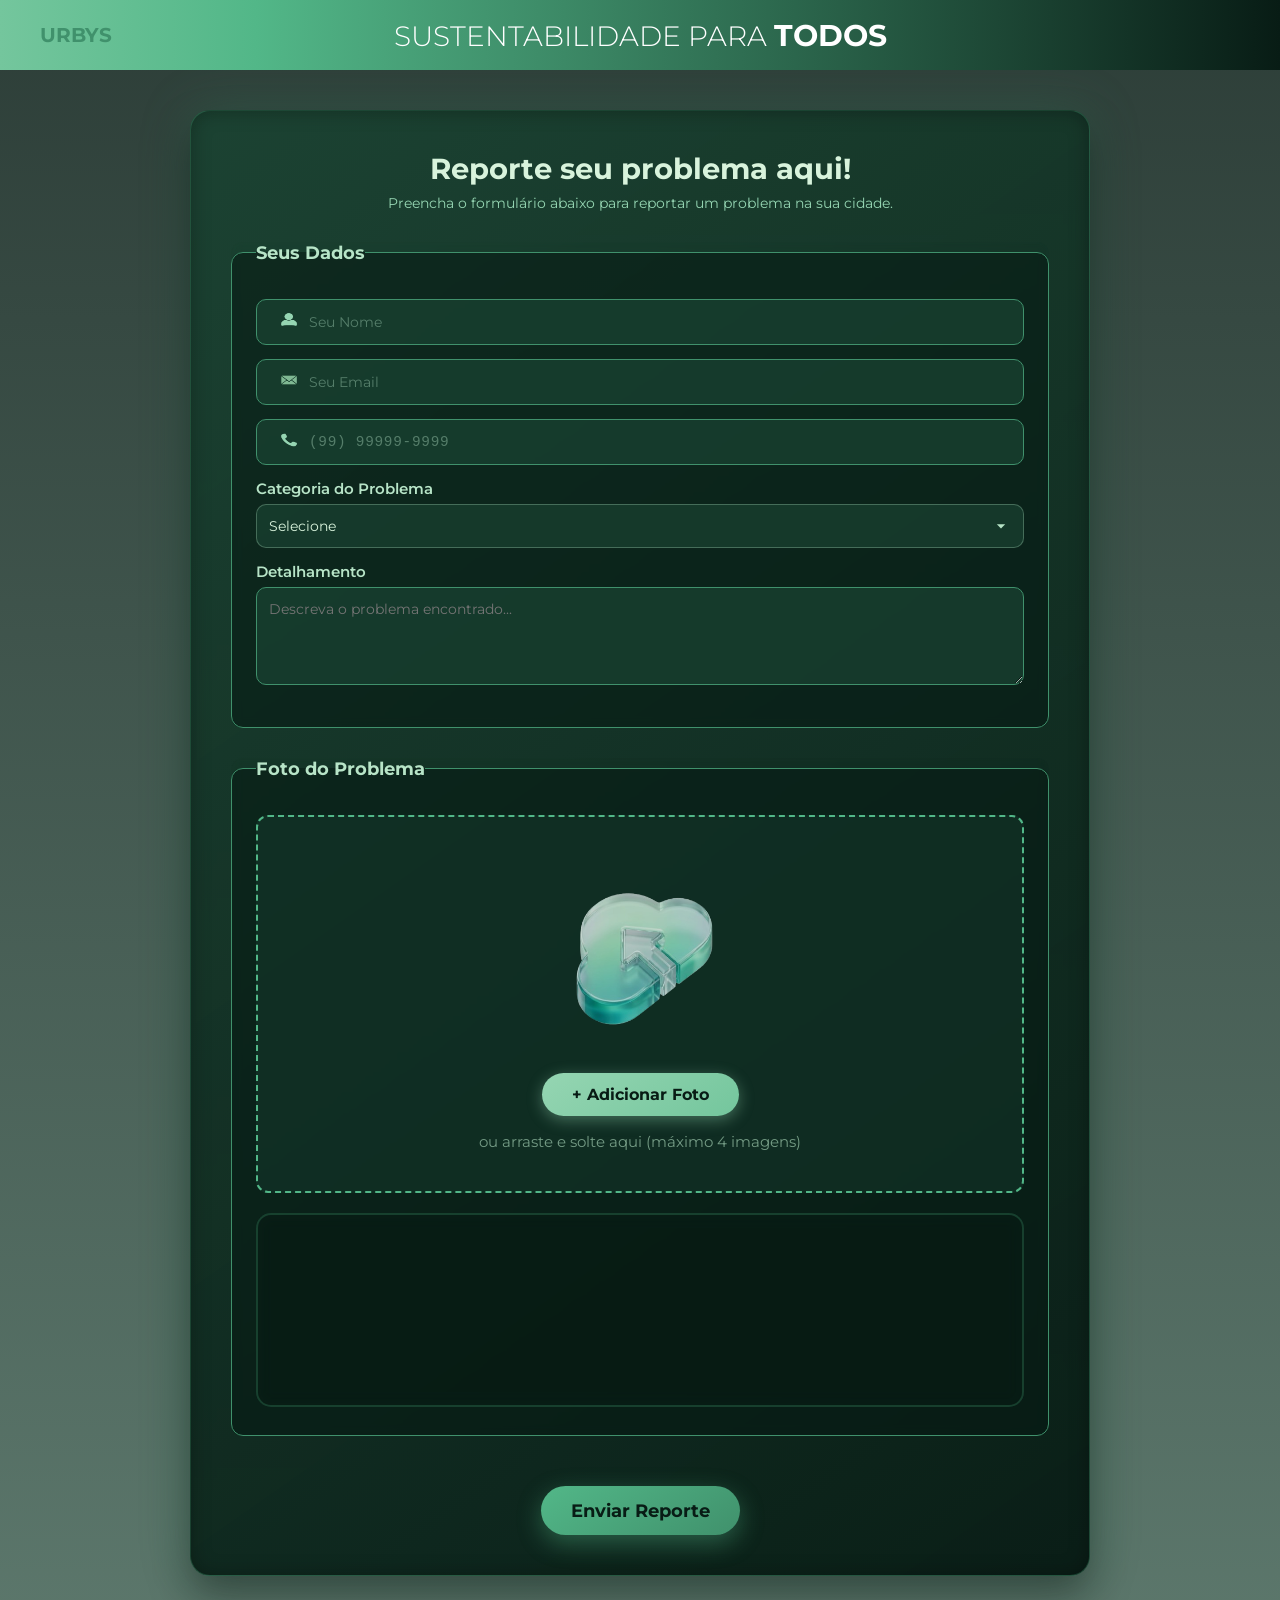
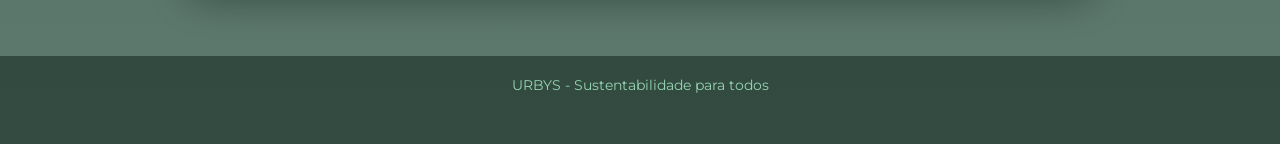
<file: FormUrbys/form.html>
<!DOCTYPE html>
<html lang="pt-BR">
<head>
    <meta charset="UTF-8">
    <meta name="viewport" content="width=device-width, initial-scale=1.0">
    <title>Reportar Problema Urbano</title>
    <link rel="stylesheet" href="form.css">
</head>
<body>
    <div class="banner">
        <div class="logo">URBYS</div>
        <div class="center">
            <h1>SUSTENTABILIDADE PARA 
                <span>TODOS</span>
            </h1>
        </div>
    </div>

    <div class="container">
        <main class="form">
            <h1>Reporte seu problema aqui!</h1>
            <p>Preencha o formulário abaixo para reportar um problema na sua cidade.</p>

            <form class="report-form" id="reportForm">
                <fieldset class="dados">
                    <legend>Seus Dados</legend>

                    <label class="input-form">
                        <span class="icon">
                            <img src="img/icone-perfil.png" alt="Perfil">
                        </span>
                        <input type="text" placeholder="Seu Nome" required>
                    </label>

                    <label class="input-form">
                        <span class="icon">
                            <img src="img/icone-email.png" alt="Email">
                        </span>
                        <input type="email" placeholder="Seu Email" required>
                    </label>

                    <label class="input-form">
                        <span class="icon">
                            <img src="img/icone-telefone.png" alt="Telefone">
                        </span>
                        <input 
                            type="tel" 
                            id="telefone" 
                            placeholder="(99) 99999-9999" 
                            maxlength="15"
                            required
                        >
                    </label>

                    <label class="select-form">
                        <span class="label-text">Categoria do Problema</span>
                        <select required>
                            <option value="" disabled selected>Selecione</option>
                            <option>Infraestrutura urbana</option>
                            <option>Limpeza e coleta de lixo</option>
                            <option>Iluminação pública</option>
                            <option>Áreas verdes</option>
                            <option>Outros</option>
                        </select>
                    </label>

                    <label class="textarea-form">
                        <span class="label-text">Detalhamento</span>
                        <textarea placeholder="Descreva o problema encontrado..." rows="4" required></textarea>
                    </label>
                </fieldset>

                <fieldset class="fotos-form">
                    <legend>Foto do Problema</legend>
                    
                    <div class="photo-upload" id="photoUpload">
                        <img src="img/icone-enviar.png" class="camera-icon" alt="Camera">
                        <button class="btn-add" type="button">+ Adicionar Foto</button>
                        <span class="drag-text">ou arraste e solte aqui (máximo 4 imagens)</span>
                        <input type="file" id="fileInput" accept="image/*" multiple>
                    </div>
                
                    <!-- Container das previews -->
                    <div class="image-preview-container" id="imagePreviewContainer">
                        <div id="imagePreview"></div>
                        <div class="limit-message" id="limitMessage">
                            Limite de 4 imagens atingido! Remova uma imagem para adicionar uma nova.
                        </div>
                    </div>
                </fieldset>

                <button type="submit" class="btn-submit">Enviar Reporte</button>
            </form>
        </main>
    </div>

    <footer>
        <p>URBYS - Sustentabilidade para todos</p>
    </footer>

    <script src="DragDrop.JS"></script>
</body>
</html>
</file>
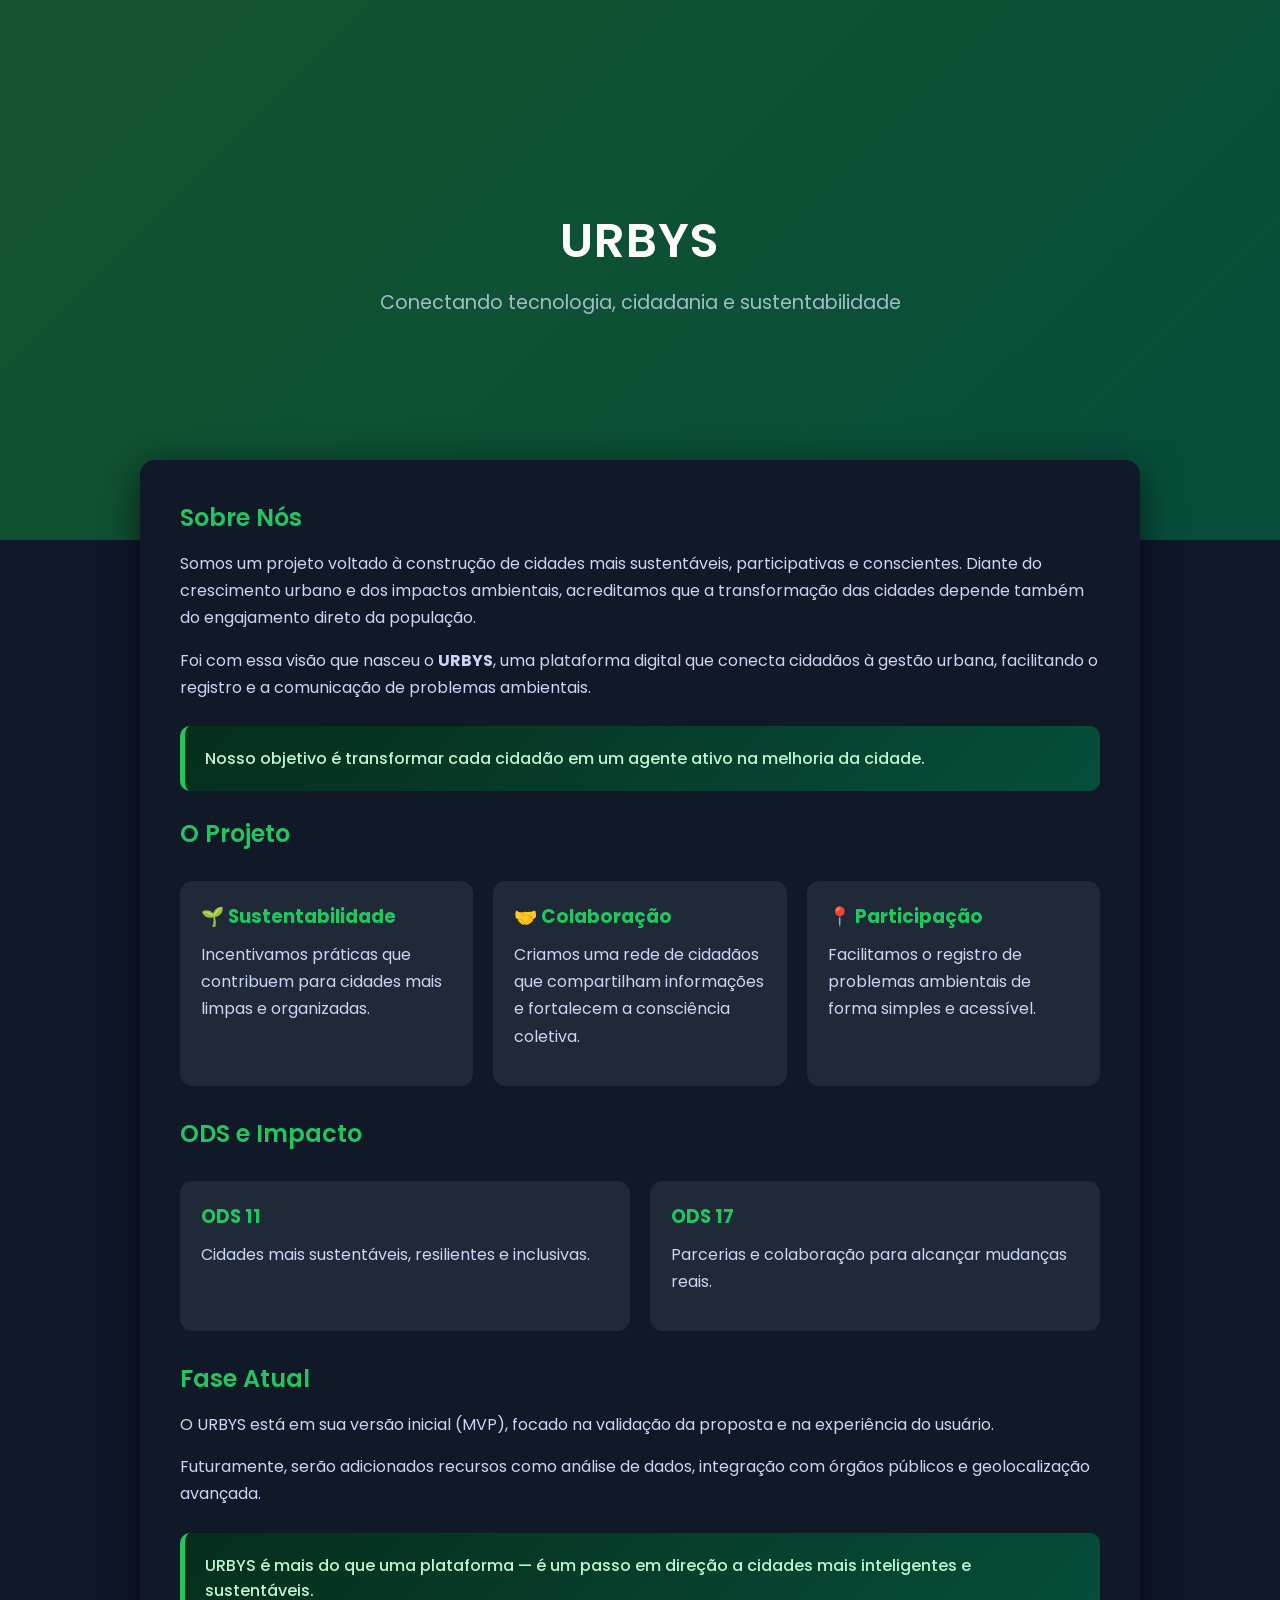
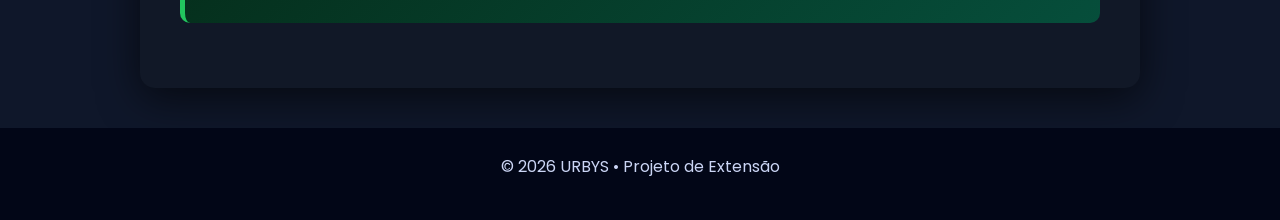
<file: src/aboutus/sobrenos.html>
<!DOCTYPE html>
<html lang="pt-BR">
<head>
  <meta charset="UTF-8">
  <meta name="viewport" content="width=device-width, initial-scale=1.0">
  <title>Sobre Nós - URBYS</title>
  <link rel="stylesheet" href="aboutus.css">
  <link href="https://fonts.googleapis.com/css2?family=Poppins:wght@300;400;600&display=swap" rel="stylesheet">
</head>
<body>

  <!-- HERO -->
  <section class="hero">
    <h1>URBYS</h1>
    <p>Conectando tecnologia, cidadania e sustentabilidade</p>
  </section>

  <!-- CONTEÚDO -->
  <div class="container">

    <h2>Sobre Nós</h2>
    <p>
      Somos um projeto voltado à construção de cidades mais sustentáveis, participativas e conscientes.
      Diante do crescimento urbano e dos impactos ambientais, acreditamos que a transformação das cidades
      depende também do engajamento direto da população.
    </p>

    <p>
      Foi com essa visão que nasceu o <strong>URBYS</strong>, uma plataforma digital que conecta cidadãos
      à gestão urbana, facilitando o registro e a comunicação de problemas ambientais.
    </p>

    <div class="highlight">
      Nosso objetivo é transformar cada cidadão em um agente ativo na melhoria da cidade.
    </div>

    <h2>O Projeto</h2>

    <div class="cards">
      <div class="card">
        <h3>🌱 Sustentabilidade</h3>
        <p>Incentivamos práticas que contribuem para cidades mais limpas e organizadas.</p>
      </div>

      <div class="card">
        <h3>🤝 Colaboração</h3>
        <p>Criamos uma rede de cidadãos que compartilham informações e fortalecem a consciência coletiva.</p>
      </div>

      <div class="card">
        <h3>📍 Participação</h3>
        <p>Facilitamos o registro de problemas ambientais de forma simples e acessível.</p>
      </div>
    </div>

    <h2>ODS e Impacto</h2>

    <div class="cards">
      <div class="card">
        <h3>ODS 11</h3>
        <p>Cidades mais sustentáveis, resilientes e inclusivas.</p>
      </div>

      <div class="card">
        <h3>ODS 17</h3>
        <p>Parcerias e colaboração para alcançar mudanças reais.</p>
      </div>
    </div>

    <h2>Fase Atual</h2>
    <p>
      O URBYS está em sua versão inicial (MVP), focado na validação da proposta e na experiência do usuário.
    </p>

    <p>
      Futuramente, serão adicionados recursos como análise de dados, integração com órgãos públicos
      e geolocalização avançada.
    </p>

    <div class="highlight">
      URBYS é mais do que uma plataforma — é um passo em direção a cidades mais inteligentes e sustentáveis.
    </div>

  </div>

  <footer>
    <p>&copy; 2026 URBYS • Projeto de Extensão</p>
  </footer>

</body>
</html>
</file>
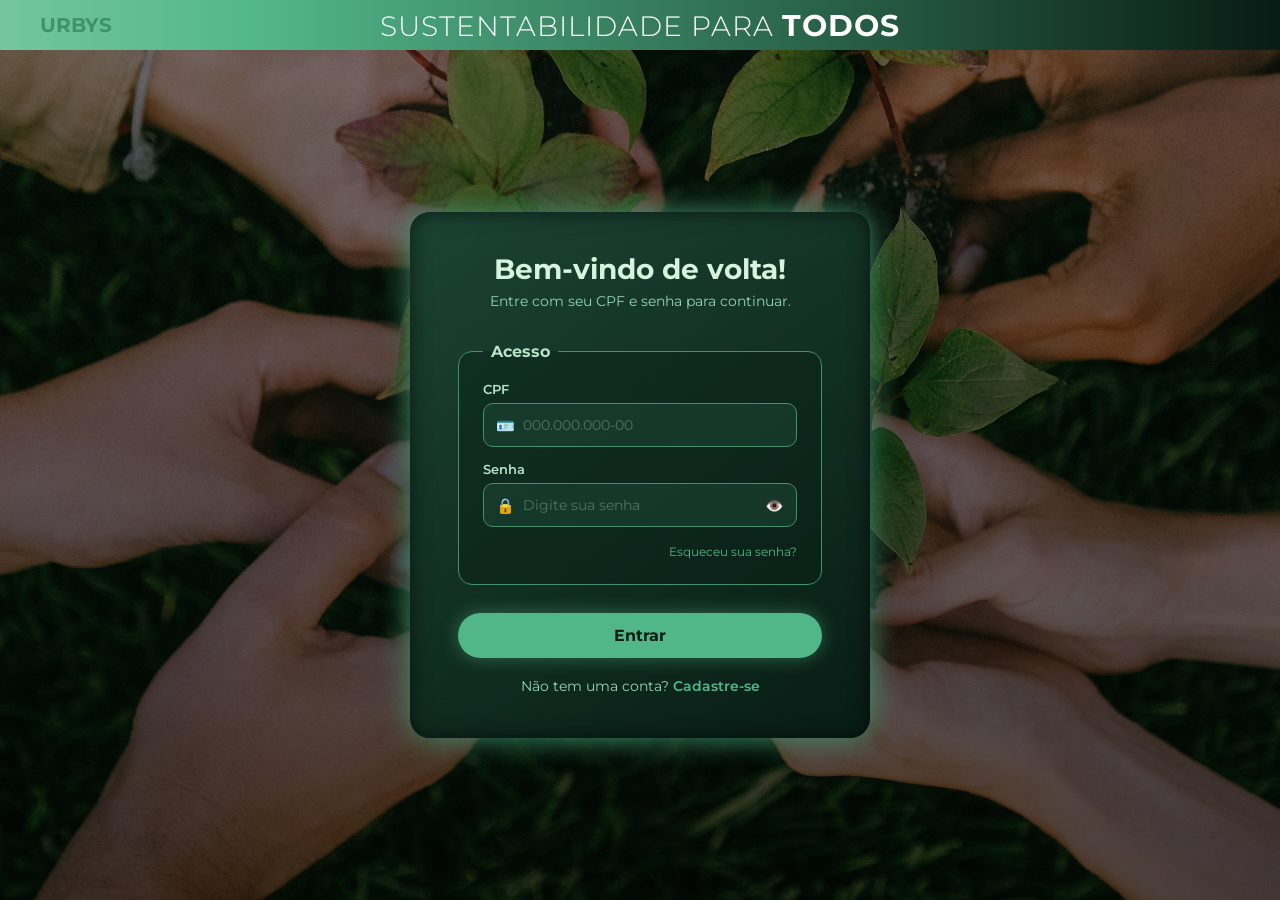
<file: src/login/login.html>
<!DOCTYPE html>
<html lang="pt-br">
<head>
    <meta charset="UTF-8">
    <meta name="viewport" content="width=device-width, initial-scale=1.0">
    <title>URBYS — Login</title>
    <link href="https://fonts.googleapis.com/css2?family=Montserrat:wght@400;500;600;700&display=swap" rel="stylesheet">
    <link rel="stylesheet" href="login.css">
</head>
<body>
 
<div class="banner">
    <div class="logo" role="button" tabindex="0" onclick="window.location.href='../index/index.html';">URBYS</div>
    <div class="center">
        <h1>SUSTENTABILIDADE PARA <span>TODOS</span></h1>
    </div>
</div>
    
<div class="page-wrapper">
    <div class="login-card">
        <h1 class="card-title">Bem-vindo de volta!</h1>
        <p class="card-subtitle">Entre com seu CPF e senha para continuar.</p>
 
        <form id="loginForm" novalidate>
 
            <fieldset>
                <legend>Acesso</legend>
 
                <div class="field">
                    <label for="cpf">CPF</label>
                    <div class="input-wrap">
                        <span class="icon">🪪</span>
                        <input id="cpf" type="text" placeholder="000.000.000-00" maxlength="14" required>
                    </div>
                </div>
 
                <div class="field">
                    <label for="password">Senha</label>
                    <div class="input-wrap">
                        <span class="icon">🔒</span>
                        <input id="password" type="password" placeholder="Digite sua senha" required>
                        <span class="toggle-password" onclick="togglePassword()">👁️</span>
                    </div>
                </div>
 
                <div class="forgot-link">
                    <a href="#">Esqueceu sua senha?</a>
                </div>
            </fieldset>
 
            <button type="submit" class="btn-submit">Entrar</button>
        </form>
 
        <div class="register-link">
            <p>Não tem uma conta? <a href="../register/register.html">Cadastre-se</a></p>
        </div>
    </div>
</div>
 
<script src="login.js"></script>
</body>
</html>
</file>
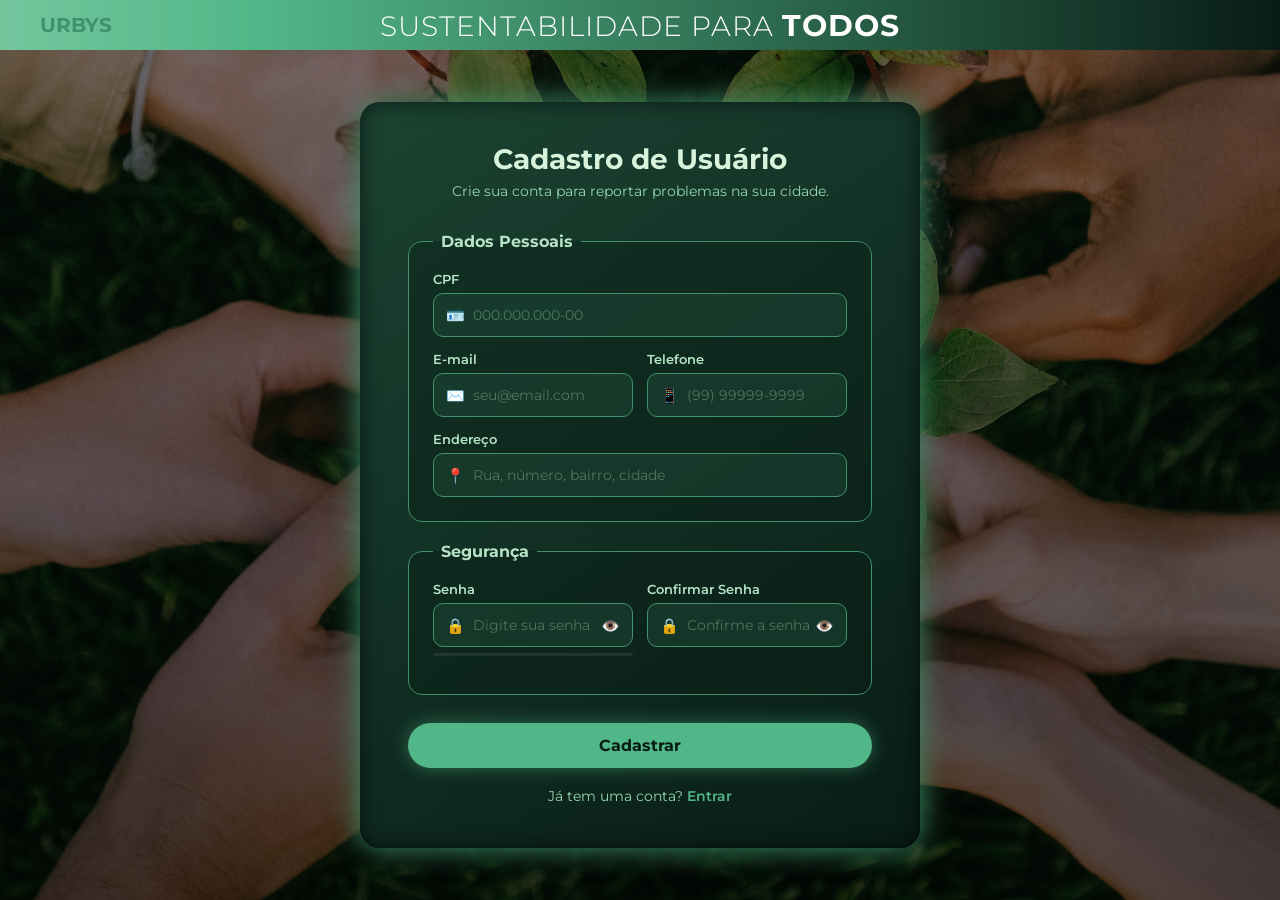
<file: src/register/register.html>
<!DOCTYPE html>
<html lang="pt-br">
<head>
    <meta charset="UTF-8">
    <meta name="viewport" content="width=device-width, initial-scale=1.0">
    <title>URBYS — Cadastro</title>
    <link href="https://fonts.googleapis.com/css2?family=Montserrat:wght@400;500;600;700&display=swap" rel="stylesheet">
    <link rel="stylesheet" href="register.css">
</head>
<body>

<!-- Banner idêntico ao do formulário -->
<div class="banner">
    <div class="logo" role="button" tabindex="0" onclick="window.location.href='../index/index.html';">URBYS</div>
    <div class="center">
        <h1>SUSTENTABILIDADE PARA <span>TODOS</span></h1>
    </div>
</div>

<div class="page-wrapper">
    <div class="register-card">
        <h1 class="card-title">Cadastro de Usuário</h1>
        <p class="card-subtitle">Crie sua conta para reportar problemas na sua cidade.</p>

        <form id="registerForm" novalidate>

            <!-- Seção: Dados Pessoais -->
            <fieldset>
                <legend>Dados Pessoais</legend>

                <div class="field">
                    <label for="cpf">CPF</label>
                    <div class="input-wrap">
                        <span class="icon">🪪</span>
                        <input id="cpf" type="text" placeholder="000.000.000-00" maxlength="14" required>
                    </div>
                </div>

                <div class="row">
                    <div class="field">
                        <label for="email">E-mail</label>
                        <div class="input-wrap">
                            <span class="icon">✉️</span>
                            <input id="email" type="email" placeholder="seu@email.com" required>
                        </div>
                    </div>
                    <div class="field">
                        <label for="phone">Telefone</label>
                        <div class="input-wrap">
                            <span class="icon">📱</span>
                            <input id="phone" type="tel" placeholder="(99) 99999-9999" maxlength="15" required>
                        </div>
                    </div>
                </div>

                <div class="field">
                    <label for="endereco">Endereço</label>
                    <div class="input-wrap">
                        <span class="icon">📍</span>
                        <input id="endereco" type="text" placeholder="Rua, número, bairro, cidade" required>
                    </div>
                </div>
            </fieldset>

            <!-- Seção: Segurança -->
            <fieldset>
                <legend>Segurança</legend>

                <div class="row">
                    <div class="field">
                        <label for="password">Senha</label>
                        <div class="input-wrap">
                            <span class="icon">🔒</span>
                            <input id="password" type="password" placeholder="Digite sua senha" required>
                            <span class="toggle-password" onclick="togglePassword('password')">👁️</span>
                        </div>
                        <div class="strength-bar"><span id="strengthBar"></span></div>
                    </div>
                    <div class="field">
                        <label for="confirm-password">Confirmar Senha</label>
                        <div class="input-wrap">
                            <span class="icon">🔒</span>
                            <input id="confirm-password" type="password" placeholder="Confirme a senha" required>
                            <span class="toggle-password" onclick="togglePassword('confirm-password')">👁️</span>
                        </div>
                    </div>
                </div>
            </fieldset>

            <button type="submit" class="btn-submit">Cadastrar</button>
        </form>

        <div class="login-link">
            <p>Já tem uma conta? <a href="../login/login.html">Entrar</a></p>
        </div>
    </div>
</div>
<script src="register.js"></script>
</body>
</html>
</file>
<file: FormUrbys/form.css>
@import url('https://fonts.googleapis.com/css2?family=Montserrat:wght@500;700&display=swap');

* {
    box-sizing: border-box;
    font-family: 'Montserrat', sans-serif, Arial;
    margin: 0;
    padding: 0;
}

body {
    background: 
        linear-gradient(rgba(8, 28, 21, 0.85), rgba(27, 67, 50, 0.7)),
        url('https://images.unsplash.com/photo-1585320806297-9794b3e4eeae?ixlib=rb-4.0.3&auto=format&fit=crop&w=2070&q=80') center/cover no-repeat fixed;
    min-height: 100vh;
    color: #D8F3DC;
    position: relative;
}

.banner {
    display: flex;
    justify-content: center;
    align-items: center;
    width: 100%;
    height: 70px;
    padding: 0 40px;
    background: linear-gradient(90deg, #74C69D, #52B788, #40916C, #2D6A4F, #1B4332, #081C15);
    position: relative;
    z-index: 10;
}

.center {
    position: absolute;
    text-align: center;
}

.center h1 {
    margin: 0;
    color: white;
    font-size: 28px;
    font-weight: 300;
}

.banner span {
    font-size: 30px;
    font-weight: bold;
}

.logo {
    font-weight: bold;
    font-size: 20px;
    color: #40916C;
    margin-right: auto;
    position: relative;
}

.container {
    display: flex;
    justify-content: center;
    padding: 40px 20px;
    min-height: calc(100vh - 140px);
}

.form {
    background: linear-gradient(145deg, rgba(27, 67, 50, 0.95), rgba(8, 28, 21, 0.98));
    backdrop-filter: blur(10px);
    max-width: 900px;
    width: 90%;
    border-radius: 20px;
    padding: 40px;
    box-shadow: 
        0 20px 40px rgba(0,0,0,0.4),
        inset 0 0 20px rgba(0,0,0,0.3),
        0 0 50px rgba(64, 145, 108, 0.3);
    border: 1px solid rgba(64, 145, 108, 0.3);
}

h1 {
    font-size: 1.8rem;
    margin-bottom: 8px;
    text-align: center;
    color: #D8F3DC;
}

p {
    font-size: 0.9rem;
    color: #95D5B2;
    margin-bottom: 30px;
    text-align: center;
}

.report-form {
    display: flex;
    gap: 30px;
    flex-wrap: wrap;
}

fieldset {
    border: 1px solid #40916C;
    border-radius: 12px;
    padding: 20px 24px 28px;
    flex: 1 1 40%;
    min-width: 320px;
    color: #B7E4C7;
    background: rgba(8, 28, 21, 0.6);
    backdrop-filter: blur(5px);
}

legend {
    font-weight: 700;
    font-size: 1.1rem;
    margin-bottom: 16px;
    color: #B7E4C7;
}

/* Inputs do Form */
.input-form {
    display: flex;
    align-items: center;
    margin-bottom: 14px;
    background: rgba(27, 67, 50, 0.7);
    border: 1px solid #40916C;
    border-radius: 10px;
    padding: 0 12px;
    transition: all 0.3s ease;
}

.input-form:hover {
    border-color: #52B788;
    box-shadow: 0 0 10px rgba(82, 183, 136, 0.3);
}

.input-form .icon img {
    width: 40px;
    height: 40px;
}

.input-form input {
    background: transparent;
    border: none;
    color: #D8F3DC;
    padding: 12px 0;
    width: 100%;
    font-size: 0.9rem;
    outline: none;
}

.input-form input#telefone {
    font-family: 'Courier New', monospace;
    letter-spacing: 0.05em;
    text-align: left;
}

.input-form input::placeholder {
    color: rgba(183, 228, 199, 0.4);
}

.input-form input#telefone.invalid {
    border-color: #e76f51 !important;
    /*box-shadow: 0 0 10px rgba(231, 111, 81, 0.3);*/
}

.input-form input#telefone.valid {
    border-color: #52B788 !important;
    /*box-shadow: 0 0 10px rgba(82, 183, 136, 0.4);*/
}

.select-form, .textarea-form {
    margin-bottom: 14px;
    display: flex;
    flex-direction: column;
}

.select-form .label-text, .textarea-form .label-text {
    margin-bottom: 6px;
    font-weight: 600;
    font-size: 0.95rem;
    color: #B7E4C7;
}

select {
    background: rgba(27, 67, 50, 0.7);
    border-radius: 10px;
    border: 1px solid rgba(183, 228, 199, 0.3);
    padding: 12px 40px 12px 12px;
    font-size: 0.9rem;
    color: #D8F3DC;
    cursor: pointer;
    appearance: none;
    background-image: url("data:image/svg+xml;utf8,<svg fill='%23B7E4C7' height='20' viewBox='0 0 24 24' width='20' xmlns='http://www.w3.org/2000/svg'><path d='M7 10l5 5 5-5z'/></svg>");
    background-repeat: no-repeat;
    background-position: right 12px center;
    transition: all 0.3s ease;
}

select:hover {
    border-color: #52B788;
}

textarea {
    background: rgba(27, 67, 50, 0.7);
    border-radius: 10px;
    border: 1px solid #40916C;
    padding: 12px;
    color: #D8F3DC;
    resize: vertical;
    font-size: 0.9rem;
    transition: all 0.3s ease;
}

textarea:hover {
    border-color: #52B788;
}

.fotos-form {
    flex: 1 1 100%;
    min-height: 450px;
}

.photo-upload {
    border: 2px dashed #52B788;
    border-radius: 12px;
    background: rgba(27, 67, 50, 0.4);
    padding: 40px 20px;
    text-align: center;
    position: relative;
    color: #95D5B2;
    display: flex;
    flex-direction: column;
    align-items: center;
    gap: 16px;
    cursor: pointer;
    transition: all 0.3s ease;
    margin-bottom: 20px;
}

.photo-upload.drag-over {
    border-color: #95D5B2;
    background: rgba(82, 183, 136, 0.1);
    transform: scale(1.02);
}

.photo-upload:hover {
    border-color: #95D5B2;
    background: rgba(82, 183, 136, 0.08);
}

.camera-icon {
    width: 300px;
    height: 200px;
    opacity: 0.8;
    transition: all 0.3s ease;
}

.photo-upload.drag-over .camera-icon {
    transform: scale(1.1);
}

.btn-add {
    background: linear-gradient(145deg, #95D5B2, #74C69D);
    border-radius: 25px;
    border: none;
    color: #081C15;
    padding: 12px 30px;
    font-weight: 700;
    cursor: pointer;
    font-size: 1rem;
    box-shadow: 0 4px 15px rgba(149, 213, 178, 0.4);
    transition: all 0.3s ease;
}

.btn-add:hover {
    transform: translateY(-2px);
    box-shadow: 0 6px 20px rgba(149, 213, 178, 0.6);
}

.drag-text {
    font-size: 0.95rem;
    color: rgba(183, 228, 199, 0.6);
}

#fileInput {
    position: absolute;
    inset: 0;
    opacity: 0;
    cursor: pointer;
    width: 100%;
    height: 100%;
}

/*Drag and Drop imagens*/
/* Container das previews */
.image-preview-container {
    display: flex;
    flex-direction: column;
    gap: 15px;
    margin-top: 20px;
    max-height: 350px;
    overflow-y: auto;
    padding: 15px;
    background: rgba(8, 28, 21, 0.4);
    border-radius: 15px;
    border: 2px solid rgba(64, 145, 108, 0.3);
    backdrop-filter: blur(8px);
}

#imagePreview {
    display: flex !important;
    flex-wrap: wrap;
    gap: 20px;
    justify-content: flex-start;
    align-items: flex-start;
    width: 100%;
    min-height: 160px;
}

.image-preview {
    position: relative;
    width: 160px;
    height: 200px; 
    border-radius: 15px;
    overflow: hidden;
    box-shadow: 0 8px 25px rgba(0,0,0,0.5);
    flex-shrink: 0;
    border: 2px solid rgba(82, 183, 136, 0.3);
    transition: all 0.3s ease;
}

.image-preview:hover {
    transform: translateY(-5px) scale(1.02);
    box-shadow: 0 12px 35px rgba(0,0,0,0.6);
    border-color: rgba(149, 213, 178, 0.6);
}

.image-preview img {
    width: 100%;
    height: 100%;
    object-fit: cover;
}

.remove-image {
    position: absolute;
    top: 10px;
    right: 10px;
    background: linear-gradient(145deg, rgba(255, 70, 70, 0.95), rgba(255, 0, 0, 0.9));
    color: white;
    border: none;
    border-radius: 50%;
    width: 32px;
    height: 32px;
    cursor: pointer;
    font-size: 16px;
    display: flex;
    align-items: center;
    justify-content: center;
    font-weight: bold;
    backdrop-filter: blur(10px);
    box-shadow: 0 4px 15px rgba(255, 0, 0, 0.4);
    transition: all 0.3s ease;
}

.remove-image:hover {
    background: linear-gradient(145deg, #ff4444, #cc0000);
    transform: scale(1.15);
    box-shadow: 0 6px 20px rgba(255, 0, 0, 0.6);
}

/* Mensagem de limite de imagens */
.limit-message {
    display: none;
    background: linear-gradient(145deg, rgba(231, 111, 81, 0.2), rgba(231, 111, 81, 0.1));
    border: 2px solid #e76f51;
    color: #e76f51;
    padding: 15px;
    border-radius: 12px;
    margin-top: 10px;
    font-size: 0.95rem;
    font-weight: 600;
    text-align: center;
    backdrop-filter: blur(10px);
}

.limit-message.show {
    display: block;
    animation: slideDown 0.4s ease;
}

@keyframes slideDown {
    from {
        opacity: 0;
        transform: translateY(-15px) scale(0.95);
    }
    to {
        opacity: 1;
        transform: translateY(0) scale(1);
    }
}

.btn-submit {
    background: linear-gradient(145deg, #52B788, #40916C);
    color: #081C15;
    font-weight: 700;
    font-size: 1.1rem;
    padding: 14px 30px;
    border: none;
    border-radius: 50px;
    cursor: pointer;
    display: block;
    margin: 20px auto 0;
    box-shadow: 0 8px 25px rgba(82, 183, 136, 0.4);
    transition: all 0.3s ease;
}

.btn-submit:hover {
    transform: translateY(-3px);
    box-shadow: 0 12px 30px rgba(82, 183, 136, 0.6);
    filter: brightness(1.1);
}

footer {
    text-align: center;
    padding: 20px;
    color: rgba(216, 243, 220, 0.8);
    background: rgba(8, 28, 21, 0.5);
    margin-top: 40px;
}

@media (max-width: 768px) {
    .form {
        width: 95%;
        padding: 24px;
    }
    
    .report-form {
        flex-direction: column;
    }
    
    fieldset {
        min-width: 100%;
    }
}
</file>
<file: src/aboutus/aboutus.css>
* {
      margin: 0;
      padding: 0;
      box-sizing: border-box;
      font-family: 'Poppins', sans-serif;
    }

    body {
      background: #0f172a;
      color: #e2e8f0;
    }

    /* HERO */
    .hero {
      height: 60vh;
      background: linear-gradient(135deg, #14532d, #064e3b);
      display: flex;
      flex-direction: column;
      justify-content: center;
      align-items: center;
      text-align: center;
      color: white;
      padding: 20px;
    }

    .hero h1 {
      font-size: 3rem;
      font-weight: 600;
      letter-spacing: 1px;
    }

    .hero p {
      margin-top: 10px;
      font-size: 1.2rem;
      opacity: 0.8;
    }

    /* CONTAINER */
    .container {
      max-width: 1000px;
      margin: -80px auto 40px;
      background: #111827;
      padding: 40px;
      border-radius: 15px;
      box-shadow: 0 10px 40px rgba(0,0,0,0.6);
    }

    h2 {
      color: #22c55e;
      margin-bottom: 15px;
      font-weight: 600;
    }

    p {
      margin-bottom: 15px;
      line-height: 1.7;
      color: #cbd5f5;
    }

    /* CARDS */
    .cards {
      display: grid;
      grid-template-columns: repeat(auto-fit, minmax(250px, 1fr));
      gap: 20px;
      margin: 30px 0;
    }

    .card {
      background: #1f2937;
      padding: 20px;
      border-radius: 12px;
      border: 1px solid #1f2937;
      transition: 0.3s;
    }

    .card:hover {
      transform: translateY(-6px);
      border-color: #22c55e;
      box-shadow: 0 10px 25px rgba(34,197,94,0.2);
    }

    .card h3 {
      margin-bottom: 10px;
      color: #22c55e;
    }

    /* HIGHLIGHT */
    .highlight {
      background: linear-gradient(135deg, #052e1b, #064e3b);
      padding: 20px;
      border-radius: 10px;
      margin: 25px 0;
      border-left: 5px solid #22c55e;
      font-weight: 500;
      color: #bbf7d0;
    }

    /* FOOTER */
    footer {
      text-align: center;
      padding: 25px;
      background: #020617;
      color: #94a3b8;
      margin-top: 40px;
    }

    @media (max-width: 600px) {
      .hero h1 {
        font-size: 2.2rem;
      }

      .container {
        padding: 25px;
      }
    }
</file>
<file: src/login/login.css>
*, *::before, *::after {
    box-sizing: border-box;
    margin: 0;
    padding: 0;
    font-family: 'Montserrat', sans-serif;
}
 
/* ── Banner ── */
.banner {
    display: flex;
    justify-content: center;
    align-items: center;
    width: 100%;
    height: 50px;
    padding: 0 40px;
    background: linear-gradient(90deg, #74C69D, #52B788, #40916C, #2D6A4F, #1B4332, #081C15);
    position: relative;
    cursor: pointer;
}
.banner .logo {
    font-weight: bold;
    font-size: 20px;
    color: #40916C;
    position: absolute;
    left: 40px;
}
.banner .center {
    text-align: center;
}
.banner .center h1 {
    margin: 0;
    color: white;
    font-size: 28px;
    font-weight: 300;
    letter-spacing: 1px;
}
.banner .center h1 span {
    font-size: 30px;
    font-weight: bold;
}
 
h1 {
    font-size: 1.8rem;
    margin-bottom: 8px;
    text-align: center;
}
 
/* ── Body ── */
body {
    background-image:
        linear-gradient(rgba(0, 0, 0, 0.5), rgba(0, 0, 0, 0.7)),
        url("resources/img/pexels-shvetsa-5029853.jpg");
    background-size: cover;
    background-position: center;
    background-repeat: no-repeat;
    background-attachment: fixed;
    min-height: 100vh;
    color: #D8F3DC;
    display: flex;
    flex-direction: column;
}
 
/* ── Layout ── */
.page-wrapper {
    flex: 1;
    display: flex;
    justify-content: center;
    align-items: center;
    padding: 48px 20px;
}
 
/* ── Card ── */
.login-card {
    background: linear-gradient(145deg, #1B4332, #081C15);
    border-radius: 20px;
    padding: 40px 48px 44px;
    width: 100%;
    max-width: 460px;
    box-shadow: 0 0 30px #40916c, inset 0 0 20px rgba(0,0,0,0.6);
    backdrop-filter: blur(6px);
    animation: fadeUp 0.5s ease both;
}
 
@keyframes fadeUp {
    from { opacity: 0; transform: translateY(24px); }
    to   { opacity: 1; transform: translateY(0); }
}
 
.card-title {
    font-size: 1.75rem;
    font-weight: 700;
    color: #D8F3DC;
    text-align: center;
    margin-bottom: 6px;
}
 
.card-subtitle {
    font-size: 0.88rem;
    color: #95D5B2;
    text-align: center;
    margin-bottom: 32px;
}
 
/* ── Fieldset ── */
fieldset {
    border: 1px solid #40916C;
    border-radius: 14px;
    padding: 20px 24px 24px;
    margin-bottom: 20px;
    background: rgba(8,28,21,0.4);
}
 
legend {
    font-weight: 700;
    font-size: 1rem;
    color: #B7E4C7;
    padding: 0 8px;
}
 
/* ── Field ── */
.field {
    display: flex;
    flex-direction: column;
    flex: 1;
    margin-bottom: 14px;
}
 
.field label {
    font-size: 0.82rem;
    font-weight: 600;
    color: #B7E4C7;
    margin-bottom: 6px;
}
 
/* ── Input wrapper ── */
.input-wrap {
    display: flex;
    align-items: center;
    background: rgba(27,67,50,0.6);
    border: 1px solid #40916C;
    border-radius: 10px;
    padding: 0 12px;
    transition: border-color 0.25s, box-shadow 0.25s;
}
 
.input-wrap:focus-within {
    border-color: #74C69D;
    box-shadow: 0 0 10px rgba(116,198,157,0.35);
}
 
.input-wrap .icon {
    font-size: 15px;
    color: #52B788;
    margin-right: 8px;
    flex-shrink: 0;
    line-height: 1;
}
 
.input-wrap input {
    background: transparent;
    border: none;
    outline: none;
    color: #D8F3DC;
    font-size: 0.88rem;
    padding: 12px 0;
    width: 100%;
}
 
.input-wrap input::placeholder {
    color: rgba(183,228,199,0.35);
}
 
/* ── Forgot password ── */
.forgot-link {
    text-align: right;
    margin-top: 6px;
}
 
.forgot-link a {
    font-size: 0.78rem;
    color: #52B788;
    text-decoration: none;
    transition: color 0.2s;
}
 
.forgot-link a:hover {
    color: #74C69D;
}
 
/* ── Submit btn ── */
.btn-submit {
    width: 100%;
    padding: 13px;
    background: #52B788;
    color: #081C15;
    font-weight: 700;
    font-size: 1rem;
    border: none;
    border-radius: 50px;
    cursor: pointer;
    margin-top: 8px;
    box-shadow: 0 0 18px rgba(82,183,136,0.45);
    transition: filter 0.2s, transform 0.15s;
}
.btn-submit:hover {
    filter: brightness(1.18);
    transform: translateY(-1px);
}
.btn-submit:active {
    transform: translateY(0);
}
 
/* ── Register link ── */
.register-link {
    text-align: center;
    margin-top: 20px;
    font-size: 0.85rem;
    color: #95D5B2;
}
.register-link a {
    color: #52B788;
    text-decoration: none;
    font-weight: 600;
    transition: color 0.2s;
}
.register-link a:hover { color: #74C69D; }

.toggle-password {
    cursor: pointer;
    font-size: 15px;
    user-select: none;
}
 
/* Tablets (481px – 768px) */
@media (max-width: 768px) {
    .login-card {
        padding: 30px 28px 34px;
        max-width: 100%;
    }
 
    .banner .logo {
        font-size: 16px;
    }
}
 
/* Mobile grande (481px – 600px) */
@media (max-width: 600px) {
    .page-wrapper {
        padding: 20px 12px;
        align-items: flex-start;
    }
 
    .login-card {
        padding: 26px 18px 30px;
        border-radius: 16px;
    }
 
    fieldset {
        padding: 16px 14px 18px;
        border-radius: 12px;
    }
 
    .input-wrap input {
        font-size: 16px;
    }
}
 
/* Mobile pequeno (≤ 400px) */
@media (max-width: 400px) {
    .banner {
        height: 44px;
    }
 
    .banner .logo {
        font-size: 14px;
        left: 10px;
    }
 
    .login-card {
        padding: 22px 14px 26px;
        border-radius: 14px;
    }
 
    .card-title {
        font-size: 1.2rem;
    }
 
    .card-subtitle {
        font-size: 0.82rem;
    }
 
    .input-wrap input {
        font-size: 16px;
        padding: 11px 0;
    }
 
    legend {
        font-size: 0.88rem;
    }
 
    .btn-submit {
        font-size: 0.95rem;
        padding: 12px;
    }
}
</file>
<file: src/register/register.css>
*, *::before, *::after {
    box-sizing: border-box;
    margin: 0;
    padding: 0;
    font-family: 'Montserrat', sans-serif;
}

/* ── Banner ── */
.banner {
    display: flex;
    justify-content: center;
    align-items: center;
    width: 100%;
    height: 50px;
    padding: 0 40px;
    background: linear-gradient(90deg, #74C69D, #52B788, #40916C, #2D6A4F, #1B4332, #081C15);
    position: relative;
}
.banner .logo {
    font-weight: bold;
    font-size: 20px;
    color: #40916C;
    position: absolute;
    left: 40px;
}
.logo {
    cursor: pointer;
}
.banner .center {
    text-align: center;
}
.banner .center h1 {
    margin: 0;
    color: white;
    font-size: 28px;
    font-weight: 300;
    letter-spacing: 1px;
}
.banner .center h1 span {
    font-size: 30px;
    font-weight: bold;
}

h1 {
    font-size: 1.8rem;
    margin-bottom: 8px;
    text-align: center;
}

/* ── Body ── */
body {
    background-image: linear-gradient(rgba(0, 0, 0, 0.5), rgba(0, 0, 0, 0.7)), url("resources/pexels-shvetsa-5029853.jpg");
    background-size: cover;
    background-position: center;
    background-repeat: no-repeat;
    background-attachment: fixed;
    min-height: 100vh;
    color: #D8F3DC;
    display: flex;
    flex-direction: column;
}

/* ── Layout ── */
.page-wrapper {
    flex: 1;
    display: flex;
    justify-content: center;
    align-items: center;
    padding: 48px 20px;
}

/* ── Card ── */
.register-card {
    background: linear-gradient(145deg, #1B4332, #081C15);
    border-radius: 20px;
    padding: 40px 48px 44px;
    width: 100%;
    max-width: 560px;
    box-shadow: 0 0 30px #40916c, inset 0 0 20px rgba(0,0,0,0.6);
    backdrop-filter: blur(6px);
    animation: fadeUp 0.5s ease both;
    overflow: hidden;
}

@keyframes fadeUp {
    from { opacity: 0; transform: translateY(24px); }
    to   { opacity: 1; transform: translateY(0); }
}

.card-title {
    font-size: 1.75rem;
    font-weight: 700;
    color: #D8F3DC;
    text-align: center;
    margin-bottom: 6px;
}

.card-subtitle {
    font-size: 0.88rem;
    color: #95D5B2;
    text-align: center;
    margin-bottom: 32px;
}

/* ── Fieldset ── */
fieldset {
    border: 1px solid #40916C;
    border-radius: 14px;
    padding: 20px 24px 24px;
    margin-bottom: 20px;
    background: rgba(8,28,21,0.4);
    min-width: 0;
}

legend {
    font-weight: 700;
    font-size: 1rem;
    color: #B7E4C7;
    padding: 0 8px;
}

/* ── Row helper ── */
.row {
    display: flex;
    gap: 14px;
    min-width: 0;
}

/* ── Field ── */
.field {
    display: flex;
    flex-direction: column;
    flex: 1;
    margin-bottom: 14px;
    min-width: 0;
}

.field:last-child { margin-bottom: 0; }

.field label {
    font-size: 0.82rem;
    font-weight: 600;
    color: #B7E4C7;
    margin-bottom: 6px;
}

/* ── Input wrapper (icon + input) ── */
.input-wrap {
    display: flex;
    align-items: center;
    background: rgba(27,67,50,0.6);
    border: 1px solid #40916C;
    border-radius: 10px;
    padding: 0 12px;
    transition: border-color 0.25s, box-shadow 0.25s;
    min-width: 0;
}

.input-wrap:focus-within {
    border-color: #74C69D;
    box-shadow: 0 0 10px rgba(116,198,157,0.35);
}

.input-wrap .icon {
    font-size: 15px;
    color: #52B788;
    margin-right: 8px;
    flex-shrink: 0;
    line-height: 1;
}

.input-wrap input {
    background: transparent;
    border: none;
    outline: none;
    color: #D8F3DC;
    font-size: 0.88rem;
    padding: 12px 0;
    flex: 1;
    min-width: 0;
}

.input-wrap input::placeholder {
    color: rgba(183,228,199,0.35);
}

/* password strength bar */
.strength-bar {
    height: 3px;
    border-radius: 4px;
    margin-top: 6px;
    background: rgba(255,255,255,0.08);
    overflow: hidden;
}
.strength-bar span {
    display: block;
    height: 100%;
    border-radius: 4px;
    width: 0%;
    transition: width 0.4s, background 0.4s;
}

/* ── Submit btn ── */
.btn-submit {
    width: 100%;
    padding: 13px;
    background: #52B788;
    color: #081C15;
    font-weight: 700;
    font-size: 1rem;
    border: none;
    border-radius: 50px;
    cursor: pointer;
    margin-top: 8px;
    box-shadow: 0 0 18px rgba(82,183,136,0.45);
    transition: filter 0.2s, transform 0.15s;
}
.btn-submit:hover {
    filter: brightness(1.18);
    transform: translateY(-1px);
}
.btn-submit:active {
    transform: translateY(0);
}

/* ── Login link ── */
.login-link {
    text-align: center;
    margin-top: 20px;
    font-size: 0.85rem;
    color: #95D5B2;
}
.login-link a {
    color: #52B788;
    text-decoration: none;
    font-weight: 600;
    transition: color 0.2s;
}
.login-link a:hover { color: #74C69D; }

.toggle-password {
    cursor: pointer;
    font-size: 15px;
    user-select: none;
}
 
/* Tablets (481px – 768px) */
@media (max-width: 768px) {
    .register-card {
        padding: 30px 28px 34px;
        max-width: 100%;
    }
 
    .banner .logo {
        font-size: 16px;
    }
}
 
/* Mobile grande (481px – 600px) */
@media (max-width: 600px) {
    .page-wrapper {
        padding: 20px 12px;
        align-items: flex-start;
    }
 
    .register-card {
        padding: 26px 18px 30px;
        border-radius: 16px;
    }
 
    fieldset {
        padding: 16px 14px 18px;
        border-radius: 12px;
    }
 
    .row {
        flex-direction: column;
        gap: 0;
    }
 
    /* No mobile, campos do .row voltam a ter margin-bottom normal */
    .row .field {
        margin-bottom: 14px;
    }
 
    .row .field:last-child {
        margin-bottom: 0;
    }

    
    .input-wrap input {
        font-size: 16px;
    }
}
 
/* Mobile pequeno (≤ 400px) */
@media (max-width: 400px) {
    .banner {
        height: 44px;
    }
 
    .banner .logo {
        font-size: 14px;
        left: 10px;
    }
 
    .register-card {
        padding: 22px 14px 26px;
        border-radius: 14px;
    }
 
    .card-title {
        font-size: 1.2rem;
    }
 
    .card-subtitle {
        font-size: 0.82rem;
    }
 
    .input-wrap input {
        font-size: 0.84rem;
        padding: 11px 0;
    }
 
    legend {
        font-size: 0.88rem;
    }
 
    .btn-submit {
        font-size: 0.95rem;
        padding: 12px;
    }
}
</file>
